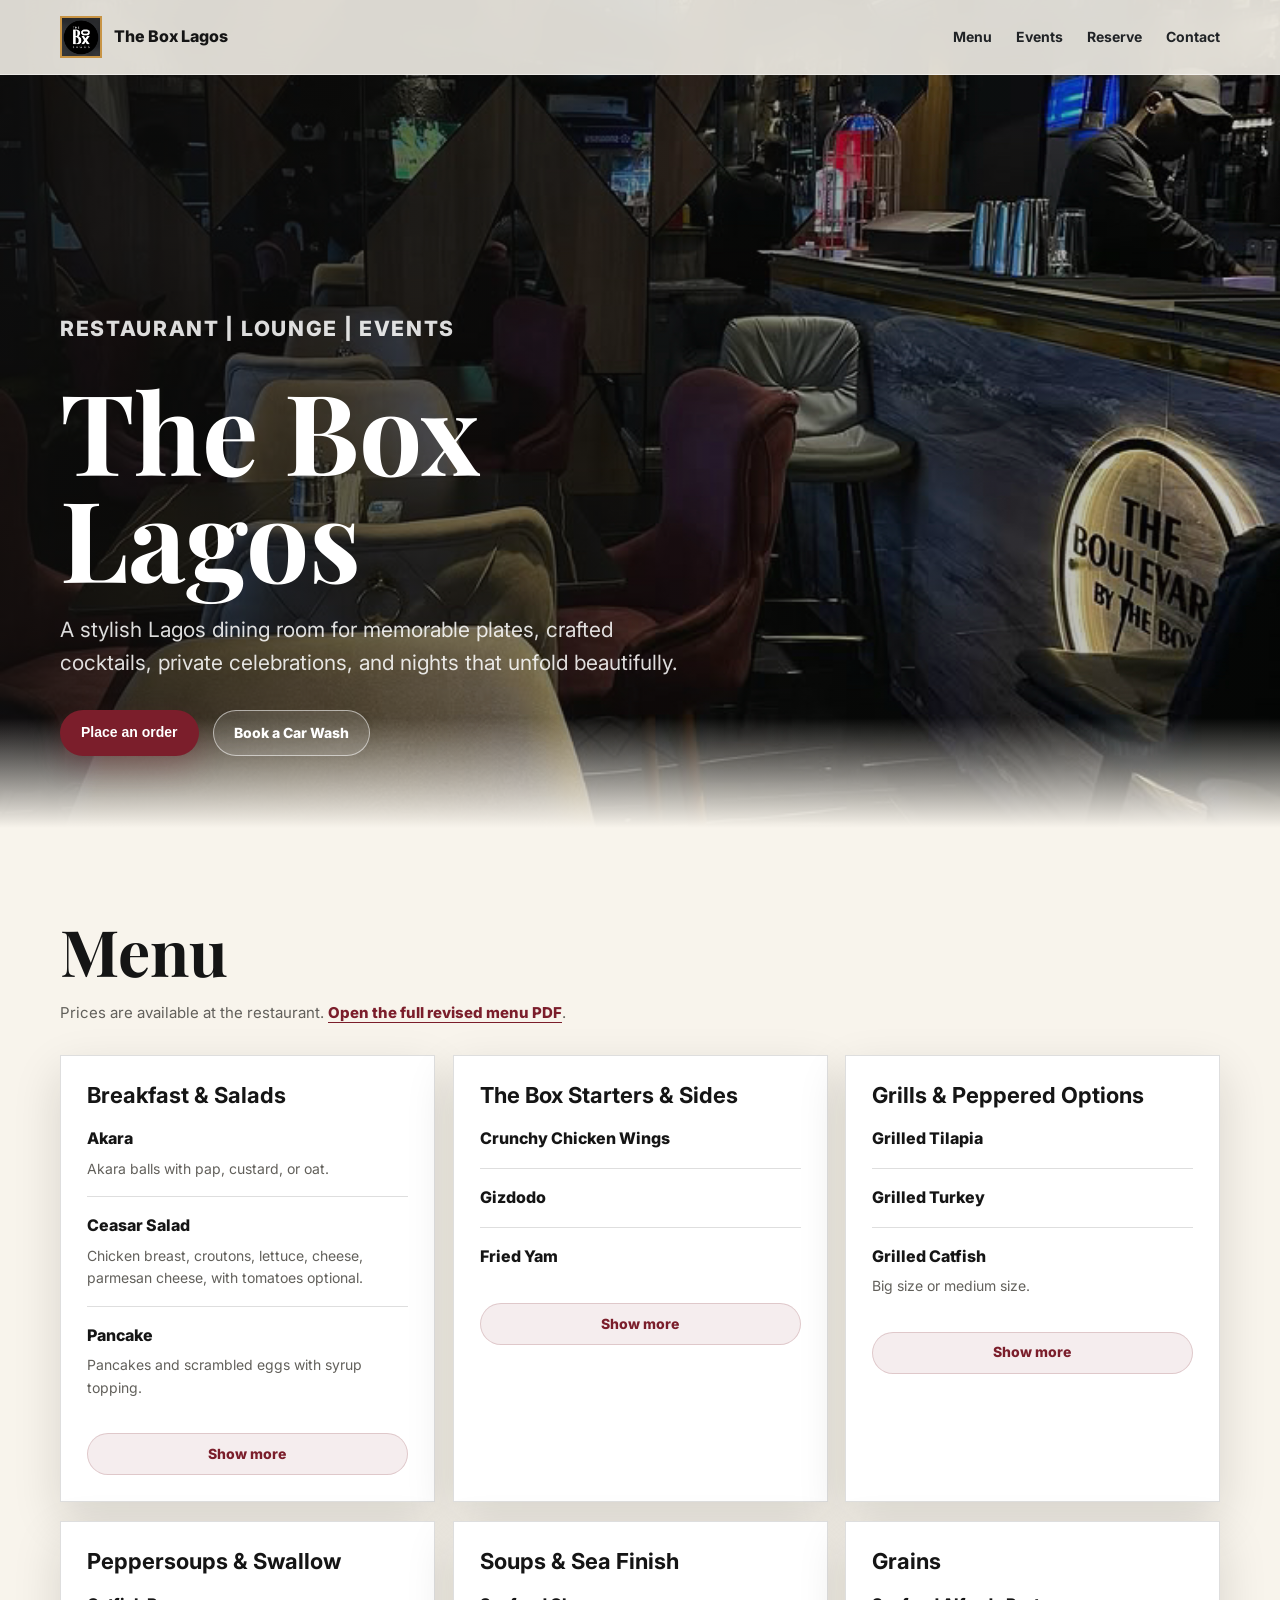
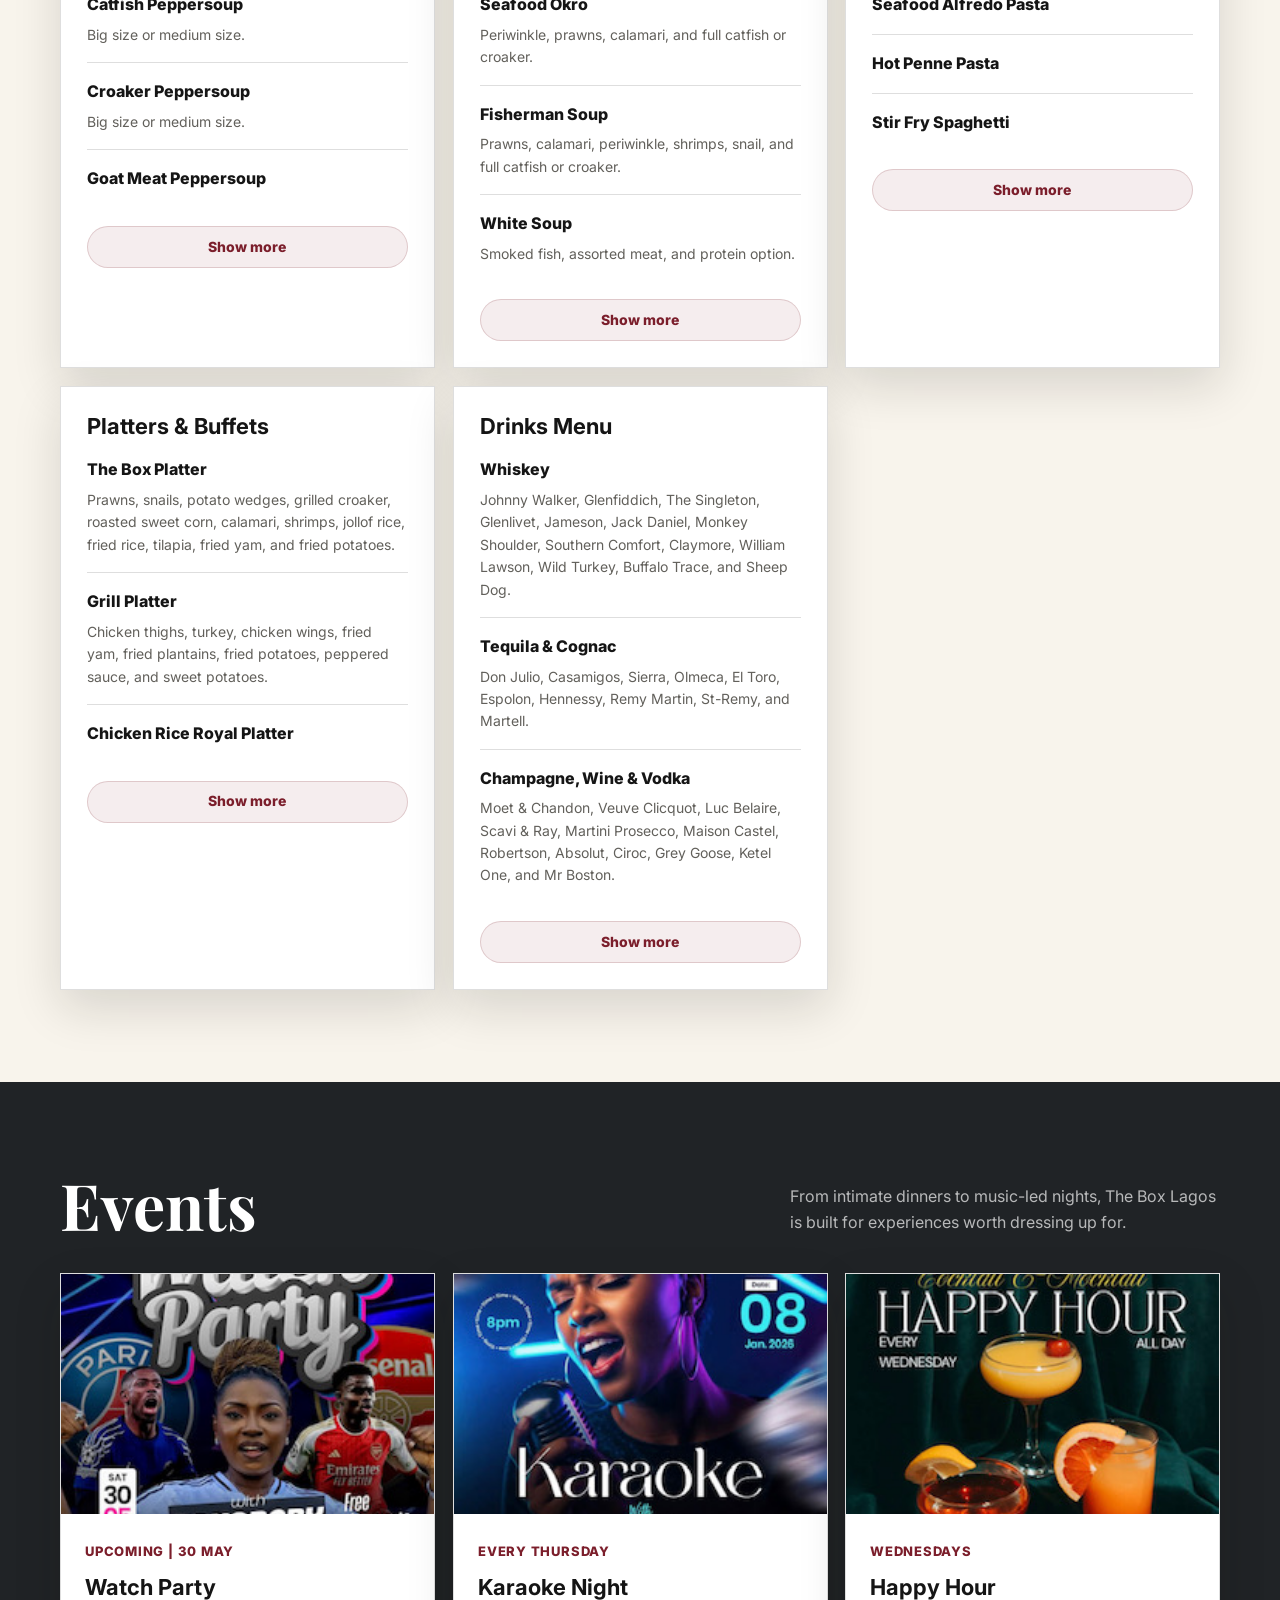
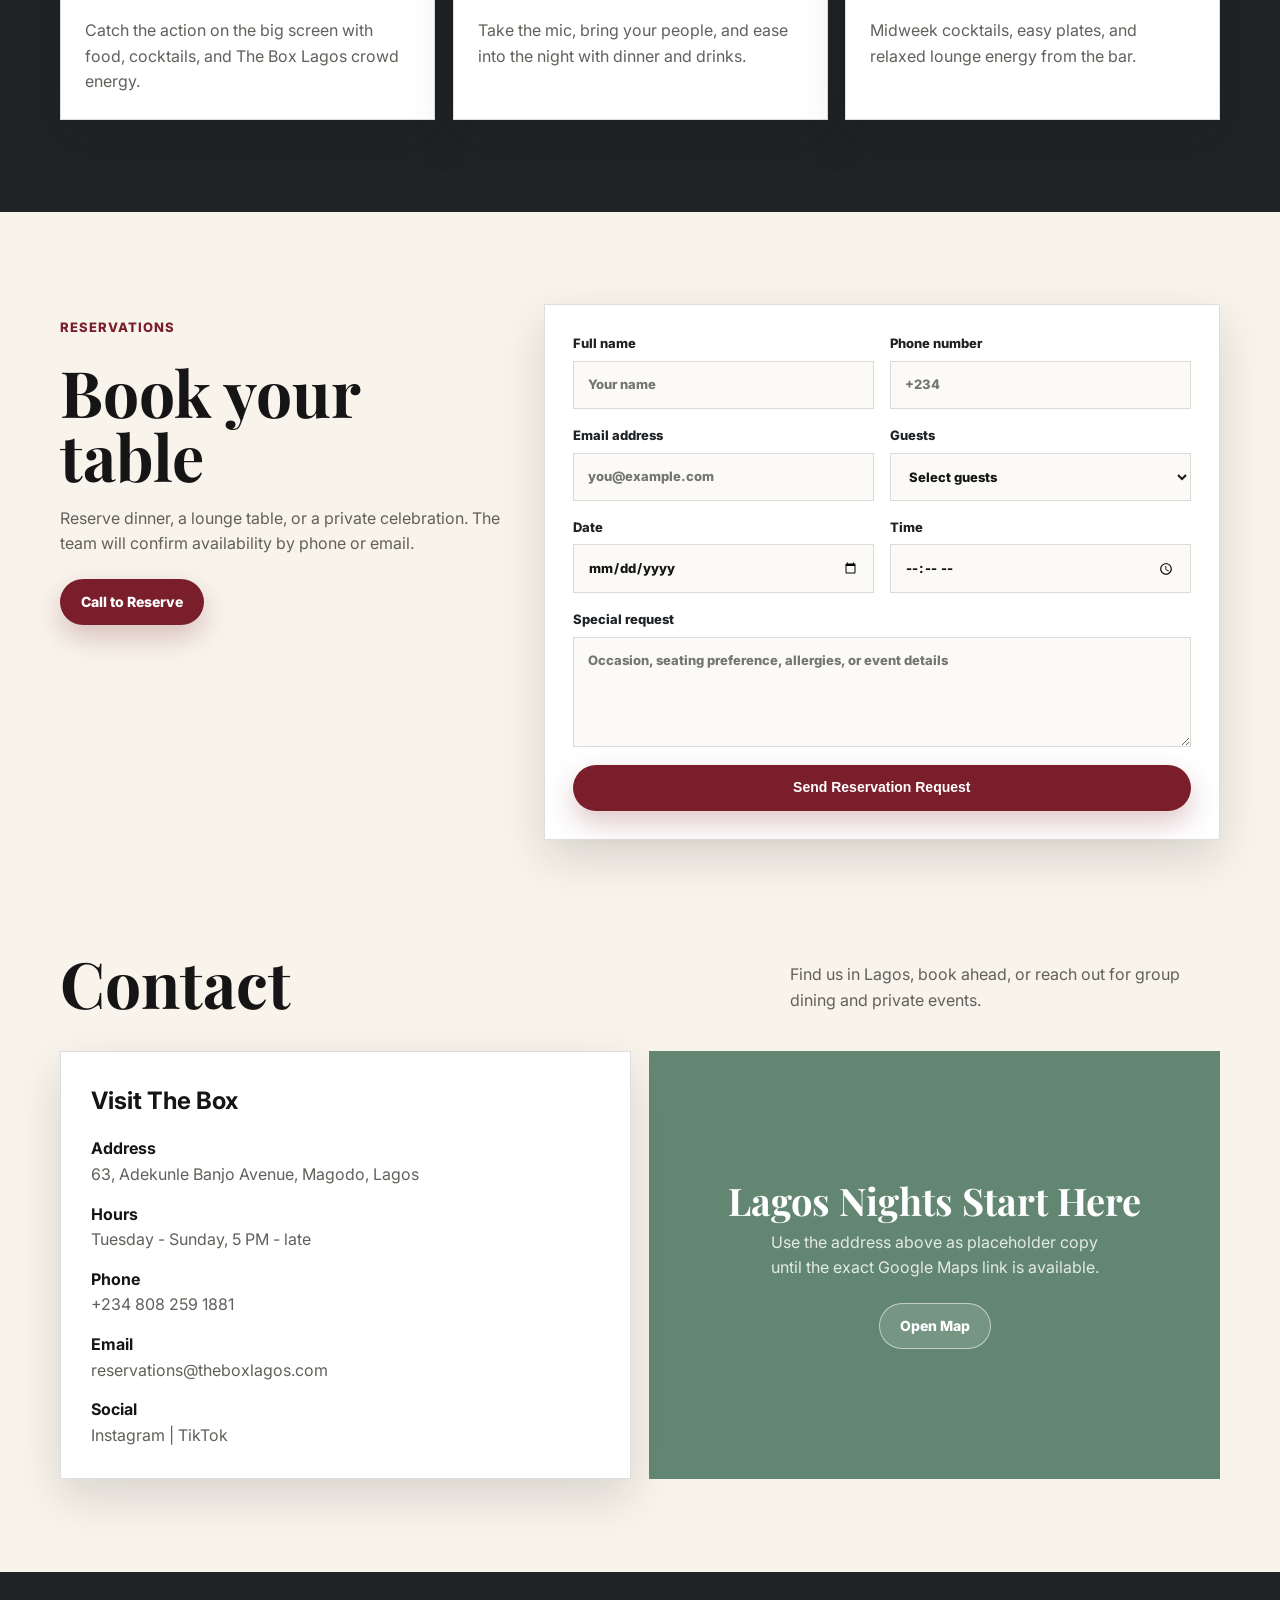
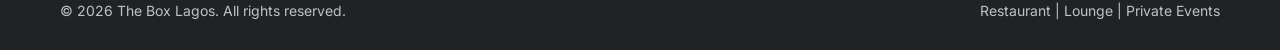
<file: index.html>
﻿<!DOCTYPE html>
<html lang="en">
<head>
  <meta charset="UTF-8" />
  <meta name="viewport" content="width=device-width, initial-scale=1.0" />
  <meta name="description" content="The Box Lagos restaurant website for dining, menus, events, table reservations, and contact information." />
  <title>The Box Lagos | Restaurant, Events & Reservations</title>
  <link rel="preconnect" href="https://images.unsplash.com" />
  <link rel="preconnect" href="https://fonts.googleapis.com" />
  <link rel="preconnect" href="https://fonts.gstatic.com" crossorigin />
  <link href="https://fonts.googleapis.com/css2?family=Inter:wght@400;500;600;700;800&family=Playfair+Display:wght@700;800&display=swap" rel="stylesheet" />
  <link rel="stylesheet" href="style.css" />
</head>
<body>
  <header class="site-header">
    <nav class="nav" aria-label="Primary navigation">
      <a href="#home" class="brand" aria-label="The Box Lagos home">
        <img class="brand-logo" src="images/logo.jpeg" alt="The Box Lagos logo" />
        <span>The Box Lagos</span>
      </a>
      <button class="nav-toggle" type="button" aria-controls="navLinks" aria-expanded="false" aria-label="Open navigation menu">
        <span></span>
        <span></span>
        <span></span>
      </button>
      <div class="nav-links" id="navLinks">
        <a href="#menu">Menu</a>
        <a href="#events">Events</a>
        <a href="#reserve">Reserve</a>
        <a href="#contact">Contact</a>
      </div>
    </nav>
  </header>

  <main>
    <section class="hero" id="home">
      <div class="hero-inner">
        <div>
          <p class="eyebrow">Restaurant | Lounge | Events</p>
          <h1>The Box Lagos</h1>
          <p>A stylish Lagos dining room for memorable plates, crafted cocktails, private celebrations, and nights that unfold beautifully.</p>
          <div class="hero-actions">
            <button class="btn btn-primary" type="button" id="orderToggle" aria-controls="orderPanel" aria-expanded="false">Place an order</button>
            <a class="btn btn-secondary" href="carwash.html">Book a Car Wash</a>
          </div>
        </div>
      </div>
    </section>

    <section id="menu" class="menu">
      <div class="container">
        <div class="section-title reveal-on-scroll">
          <h2>Menu</h2>
        </div>
        <p class="menu-note reveal-on-scroll">Prices are available at the restaurant. <a href="TheBoxLagos_Rev. Menu.pdf" target="_blank" rel="noreferrer">Open the full revised menu PDF</a>.</p>
        <form class="order-form reveal-on-scroll" id="orderPanel" hidden>
          <div class="form-grid">
            <label>
              Full name
              <input type="text" name="orderName" placeholder="Your name" required />
            </label>
            <label>
              Phone number
              <input type="tel" name="orderPhone" placeholder="+234" required />
            </label>
            <label>
              Menu category
              <select name="orderCategory" id="orderCategory">
                <option value="">Select category</option>
                <option>Breakfast &amp; Salads</option>
                <option>The Box Starters &amp; Sides</option>
                <option>Grills &amp; Peppered Options</option>
                <option>Peppersoups &amp; Swallow</option>
                <option>Soups &amp; Sea Finish</option>
                <option>Grains</option>
                <option>Platters &amp; Buffets</option>
                <option>Drinks Menu</option>
              </select>
            </label>
            <label>
              Menu item
              <select name="orderItem" id="orderItem" disabled>
                <option value="">Select a category first</option>
              </select>
            </label>
            <label>
              Quantity
              <input type="number" name="orderQuantity" min="1" value="1" />
            </label>
            <div class="order-add-field">
              <button class="btn btn-secondary order-add" type="button" id="addOrderItem">Add item</button>
            </div>
            <div class="order-items span-2" id="orderItems" aria-live="polite">
              <p>No items added yet.</p>
            </div>
            <label>
              Payment option
              <select name="paymentOption" required>
                <option value="">Select payment option</option>
                <option>Debit Card</option>
                <option>Bank Transfer</option>
              </select>
            </label>
            <label class="span-2">
              Order notes
              <textarea name="orderNotes" placeholder="Pickup time, spice level, allergies, or delivery notes"></textarea>
            </label>
          </div>
          <button class="btn btn-primary form-submit" type="submit">Submit Order</button>
        </form>
        <div class="menu-grid">
          <article class="menu-card reveal-on-scroll">
            <h3>Breakfast &amp; Salads</h3>
            <div class="menu-item"><div class="menu-item-row"><span>Akara</span></div><p>Akara balls with pap, custard, or oat.</p></div>
            <div class="menu-item"><div class="menu-item-row"><span>Ceasar Salad</span></div><p>Chicken breast, croutons, lettuce, cheese, parmesan cheese, with tomatoes optional.</p></div>
            <div class="menu-item"><div class="menu-item-row"><span>Pancake</span></div><p>Pancakes and scrambled eggs with syrup topping.</p></div>
            <div class="menu-item"><div class="menu-item-row"><span>Healthy</span></div><p>Boiled plantains, vegetables, and croaker.</p></div>
            <div class="menu-item"><div class="menu-item-row"><span>Breakfast Platter</span></div><p>Bacon, sausage, Irish potato, fried egg, waffles, baked beans, and pancakes.</p></div>
            <div class="menu-item"><div class="menu-item-row"><span>Continental</span></div><p>Toast bread, sausage, baked beans, omelette, and tea.</p></div>
            <div class="menu-item"><div class="menu-item-row"><span>Homegrown Delight</span></div><p>Fried yam and fried plantains, or boiled yam, with egg sauce or peppered sauce.</p></div>
            <div class="menu-item"><div class="menu-item-row"><span>Greek Salad</span></div><p>Tomatoes, onions, cucumber, boiled carrot, lettuce, bell pepper, and feta cheese.</p></div>
            <div class="menu-item"><div class="menu-item-row"><span>Seafood Noodles</span></div><p>Garnished with shrimps, prawns, and boiled egg.</p></div>
            <div class="menu-item"><div class="menu-item-row"><span>Waffles</span></div><p>Waffles and scrambled eggs with syrup topping.</p></div>
            <div class="menu-item"><div class="menu-item-row"><span>Chicken Wrap</span></div></div>
            <div class="menu-item"><div class="menu-item-row"><span>Chicken Sandwich</span></div></div>
          </article>

          <article class="menu-card reveal-on-scroll">
            <h3>The Box Starters &amp; Sides</h3>
            <div class="menu-item"><div class="menu-item-row"><span>Crunchy Chicken Wings</span></div></div>
            <div class="menu-item"><div class="menu-item-row"><span>Gizdodo</span></div></div>
            <div class="menu-item"><div class="menu-item-row"><span>Fried Yam</span></div></div>
            <div class="menu-item"><div class="menu-item-row"><span>Beef Kebab</span></div></div>
            <div class="menu-item"><div class="menu-item-row"><span>Chicken Kebab</span></div></div>
            <div class="menu-item"><div class="menu-item-row"><span>Crunchy Prawns</span></div></div>
            <div class="menu-item"><div class="menu-item-row"><span>Shrimp French Fries</span></div></div>
            <div class="menu-item"><div class="menu-item-row"><span>The Box Burger</span></div></div>
            <div class="menu-item"><div class="menu-item-row"><span>Spring Rolls and Samosa</span></div></div>
            <div class="menu-item"><div class="menu-item-row"><span>Sides</span></div><p>Fried yam, fried potatoes, French fries, mashed potatoes, jollof rice, white rice, and fried rice.</p></div>
          </article>

          <article class="menu-card reveal-on-scroll">
            <h3>Grills &amp; Peppered Options</h3>
            <div class="menu-item"><div class="menu-item-row"><span>Grilled Tilapia</span></div></div>
            <div class="menu-item"><div class="menu-item-row"><span>Grilled Turkey</span></div></div>
            <div class="menu-item"><div class="menu-item-row"><span>Grilled Catfish</span></div><p>Big size or medium size.</p></div>
            <div class="menu-item"><div class="menu-item-row"><span>Grilled Croaker</span></div><p>Big size or medium size.</p></div>
            <div class="menu-item"><div class="menu-item-row"><span>Grilled Chicken Thigh</span></div></div>
            <div class="menu-item"><div class="menu-item-row"><span>Peppered Turkey</span></div></div>
            <div class="menu-item"><div class="menu-item-row"><span>Peppered Snail</span></div></div>
            <div class="menu-item"><div class="menu-item-row"><span>Peppered Gizzard</span></div></div>
            <div class="menu-item"><div class="menu-item-row"><span>Peppered Chicken Thighs</span></div></div>
            <div class="menu-item"><div class="menu-item-row"><span>Peppered Goat Meat</span></div></div>
            <div class="menu-item"><div class="menu-item-row"><span>Peppered Chicken Wings</span></div></div>
            <div class="menu-item"><div class="menu-item-row"><span>Peppered Beef</span></div></div>
          </article>

          <article class="menu-card reveal-on-scroll">
            <h3>Peppersoups &amp; Swallow</h3>
            <div class="menu-item"><div class="menu-item-row"><span>Catfish Peppersoup</span></div><p>Big size or medium size.</p></div>
            <div class="menu-item"><div class="menu-item-row"><span>Croaker Peppersoup</span></div><p>Big size or medium size.</p></div>
            <div class="menu-item"><div class="menu-item-row"><span>Goat Meat Peppersoup</span></div></div>
            <div class="menu-item"><div class="menu-item-row"><span>Chicken Peppersoup</span></div></div>
            <div class="menu-item"><div class="menu-item-row"><span>Turkey Peppersoup</span></div></div>
            <div class="menu-item"><div class="menu-item-row"><span>Seafood Peppersoup</span></div><p>Prawns, calamari, shrimps, snail, crab, corn, with catfish or croaker options.</p></div>
            <div class="menu-item"><div class="menu-item-row"><span>Swallow</span></div><p>Pounded yam, plantain, oatmeal, eba, semo, and poundo.</p></div>
          </article>

          <article class="menu-card reveal-on-scroll">
            <h3>Soups &amp; Sea Finish</h3>
            <div class="menu-item"><div class="menu-item-row"><span>Seafood Okro</span></div><p>Periwinkle, prawns, calamari, and full catfish or croaker.</p></div>
            <div class="menu-item"><div class="menu-item-row"><span>Fisherman Soup</span></div><p>Prawns, calamari, periwinkle, shrimps, snail, and full catfish or croaker.</p></div>
            <div class="menu-item"><div class="menu-item-row"><span>White Soup</span></div><p>Smoked fish, assorted meat, and protein option.</p></div>
            <div class="menu-item"><div class="menu-item-row"><span>Seafood Egusi</span></div><p>Prawns, shrimps, and croaker fish.</p></div>
            <div class="menu-item"><div class="menu-item-row"><span>Afang Soup</span></div></div>
            <div class="menu-item"><div class="menu-item-row"><span>Assorted</span></div></div>
            <div class="menu-item"><div class="menu-item-row"><span>Vegetable Soup</span></div></div>
            <div class="menu-item"><div class="menu-item-row"><span>Ogbono Soup</span></div></div>
            <div class="menu-item"><div class="menu-item-row"><span>Oha Soup</span></div></div>
            <div class="menu-item"><div class="menu-item-row"><span>Seafood Boil</span></div><p>Prawns, shrimps, crab, calamari, sausage, boiled eggs, sweet corn, and Irish potatoes.</p></div>
            <div class="menu-item"><div class="menu-item-row"><span>Prawns Tempura</span></div></div>
          </article>

          <article class="menu-card reveal-on-scroll">
            <h3>Grains</h3>
            <div class="menu-item"><div class="menu-item-row"><span>Seafood Alfredo Pasta</span></div></div>
            <div class="menu-item"><div class="menu-item-row"><span>Hot Penne Pasta</span></div></div>
            <div class="menu-item"><div class="menu-item-row"><span>Stir Fry Spaghetti</span></div></div>
            <div class="menu-item"><div class="menu-item-row"><span>Chicken Wings Spaghetti</span></div></div>
            <div class="menu-item"><div class="menu-item-row"><span>Spaghetti Bolognese</span></div></div>
            <div class="menu-item"><div class="menu-item-row"><span>Special Fried Rice</span></div></div>
            <div class="menu-item"><div class="menu-item-row"><span>Pork-Meal Rice</span></div></div>
            <div class="menu-item"><div class="menu-item-row"><span>Turkey Rice</span></div></div>
            <div class="menu-item"><div class="menu-item-row"><span>Shredded Chicken Jollof</span></div></div>
            <div class="menu-item"><div class="menu-item-row"><span>Village Rice</span></div></div>
            <div class="menu-item"><div class="menu-item-row"><span>Jambalaya Rice</span></div></div>
            <div class="menu-item"><div class="menu-item-row"><span>Herb Rice and Chicken Curry Sauce</span></div></div>
          </article>

          <article class="menu-card reveal-on-scroll">
            <h3>Platters &amp; Buffets</h3>
            <div class="menu-item"><div class="menu-item-row"><span>The Box Platter</span></div><p>Prawns, snails, potato wedges, grilled croaker, roasted sweet corn, calamari, shrimps, jollof rice, fried rice, tilapia, fried yam, and fried potatoes.</p></div>
            <div class="menu-item"><div class="menu-item-row"><span>Grill Platter</span></div><p>Chicken thighs, turkey, chicken wings, fried yam, fried plantains, fried potatoes, peppered sauce, and sweet potatoes.</p></div>
            <div class="menu-item"><div class="menu-item-row"><span>Chicken Rice Royal Platter</span></div></div>
            <div class="menu-item"><div class="menu-item-row"><span>Pastries Platter</span></div><p>Meat pie, cupcakes, corn dog, puff puff, scotch egg, and brownies.</p></div>
            <div class="menu-item"><div class="menu-item-row"><span>Classic Buffet</span></div></div>
            <div class="menu-item"><div class="menu-item-row"><span>Premium Buffet</span></div></div>
            <div class="menu-item"><div class="menu-item-row"><span>Luxury Buffet</span></div></div>
          </article>

          <article class="menu-card reveal-on-scroll">
            <h3>Drinks Menu</h3>
            <div class="menu-item"><div class="menu-item-row"><span>Whiskey</span></div><p>Johnny Walker, Glenfiddich, The Singleton, Glenlivet, Jameson, Jack Daniel, Monkey Shoulder, Southern Comfort, Claymore, William Lawson, Wild Turkey, Buffalo Trace, and Sheep Dog.</p></div>
            <div class="menu-item"><div class="menu-item-row"><span>Tequila &amp; Cognac</span></div><p>Don Julio, Casamigos, Sierra, Olmeca, El Toro, Espolon, Hennessy, Remy Martin, St-Remy, and Martell.</p></div>
            <div class="menu-item"><div class="menu-item-row"><span>Champagne, Wine &amp; Vodka</span></div><p>Moet &amp; Chandon, Veuve Clicquot, Luc Belaire, Scavi &amp; Ray, Martini Prosecco, Maison Castel, Robertson, Absolut, Ciroc, Grey Goose, Ketel One, and Mr Boston.</p></div>
            <div class="menu-item"><div class="menu-item-row"><span>Cocktails &amp; Mocktails</span></div><p>The Box Special, daiquiri, whiskey sour, pina colada, kamikaze, margarita, mojito, Long Island, Moscow Mule, Espresso Martini, Chapman, lemonade, milkshakes, smoothies, and Virgin Colada.</p></div>
            <div class="menu-item"><div class="menu-item-row"><span>Beer, Gin, Shots &amp; Rum</span></div><p>Guinness, Smirnoff Ice, Origin, Trophy, Heineken, Legend, Desperados, Tiger, Star, Gulder, Goldberg, Tanqueray, Hendrick's, Bayab, Beefeater, Bacardi, and Captain Morgan.</p></div>
            <div class="menu-item"><div class="menu-item-row"><span>Soft Drinks, Coffee &amp; Tea</span></div><p>Cranberry, Chivita, Red Bull, Monster, Schweppes, Sprite, Fanta, Coke, Aquafina, Irish coffee, affogato, macchiato, frappuccino, latte, cappuccino, espresso, The Box Brew, breakfast tea, green tea, and chamomile tea.</p></div>
          </article>
        </div>
      </div>
    </section>

    <section id="events" class="events">
      <div class="container">
        <div class="section-title reveal-on-scroll">
          <h2>Events</h2>
          <p>From intimate dinners to music-led nights, The Box Lagos is built for experiences worth dressing up for.</p>
        </div>
        <div class="events-grid">
          <article class="event-card reveal-on-scroll">
            <img src="images/watch_party.jpeg" alt="Watch party at The Box Lagos" />
            <div class="event-body">
              <span class="event-meta">Upcoming | 30 May</span>
              <h3>Watch Party</h3>
              <p>Catch the action on the big screen with food, cocktails, and The Box Lagos crowd energy.</p>
            </div>
          </article>
          <article class="event-card reveal-on-scroll">
            <img src="images/karaoke_night.jpeg" alt="Karaoke night at The Box Lagos" />
            <div class="event-body">
              <span class="event-meta">Every Thursday</span>
              <h3>Karaoke Night</h3>
              <p>Take the mic, bring your people, and ease into the night with dinner and drinks.</p>
            </div>
          </article>
          <article class="event-card reveal-on-scroll">
            <img src="images/happy_hour.jpeg" alt="Happy hour drinks at The Box Lagos" />
            <div class="event-body">
              <span class="event-meta">Wednesdays</span>
              <h3>Happy Hour</h3>
              <p>Midweek cocktails, easy plates, and relaxed lounge energy from the bar.</p>
            </div>
          </article>
        </div>
      </div>
    </section>

    <section id="reserve" class="reserve">
      <div class="container reserve-layout">
        <div class="reserve-copy reveal-on-scroll">
          <p class="eyebrow" style="color: var(--wine);">Reservations</p>
          <h2>Book your table</h2>
          <p>Reserve dinner, a lounge table, or a private celebration. The team will confirm availability by phone or email.</p>
          <a class="btn btn-primary" href="tel:+2348082591881">Call to Reserve</a>
        </div>

        <form class="reservation-form reveal-on-scroll" action="#" method="post">
          <div class="form-grid">
            <label>
              Full name
              <input type="text" name="name" placeholder="Your name" required />
            </label>
            <label>
              Phone number
              <input type="tel" name="phone" placeholder="+234" required />
            </label>
            <label>
              Email address
              <input type="email" name="email" placeholder="you@example.com" />
            </label>
            <label>
              Guests
              <select name="guests" required>
                <option value="">Select guests</option>
                <option>1 guest</option>
                <option>2 guests</option>
                <option>3 guests</option>
                <option>4 guests</option>
                <option>5+ guests</option>
              </select>
            </label>
            <label>
              Date
              <input type="date" name="date" required />
            </label>
            <label>
              Time
              <input type="time" name="time" required />
            </label>
            <label class="span-2">
              Special request
              <textarea name="message" placeholder="Occasion, seating preference, allergies, or event details"></textarea>
            </label>
          </div>
          <button class="btn btn-primary form-submit" type="submit">Send Reservation Request</button>
        </form>
      </div>
    </section>

    <section id="contact" class="contact">
      <div class="container">
        <div class="section-title reveal-on-scroll">
          <h2>Contact</h2>
          <p>Find us in Lagos, book ahead, or reach out for group dining and private events.</p>
        </div>
        <div class="contact-layout">
          <div class="contact-panel reveal-on-scroll">
            <h3>Visit The Box</h3>
            <ul class="contact-list">
              <li><strong>Address</strong> 63, Adekunle Banjo Avenue, Magodo, Lagos</li>
              <li><strong>Hours</strong> Tuesday - Sunday, 5 PM - late</li>
              <li><strong>Phone</strong> <a href="tel:+2348082591881">+234 808 259 1881</a></li>
              <li><strong>Email</strong> <a href="mailto:reservations@theboxlagos.com">reservations@theboxlagos.com</a></li>
              <li><strong>Social</strong> <a href="https://instagram.com/theboxlagos" target="_blank" rel="noreferrer">Instagram</a> | <a href="https://tiktok.com/" target="_blank" rel="noreferrer">TikTok</a></li>
            </ul>
          </div>
          <div class="map-panel reveal-on-scroll">
            <div>
              <h3>Lagos Nights Start Here</h3>
              <p>Use the address above as placeholder copy until the exact Google Maps link is available.</p>
              <a class="btn btn-secondary" href="https://maps.google.com/?q=63%20Adekunle%20Banjo%20Avenue%20Magodo%20Lagos" target="_blank" rel="noreferrer">Open Map</a>
            </div>
          </div>
        </div>
      </div>
    </section>
  </main>

  <footer class="site-footer">
    <div class="footer-inner">
      <span>&copy; 2026 The Box Lagos. All rights reserved.</span>
      <span>Restaurant | Lounge | Private Events</span>
    </div>
  </footer>
  <button class="back-to-top" type="button" aria-label="Back to top">↑</button>
  <script src="script.js"></script>
</body>
</html>
</file>
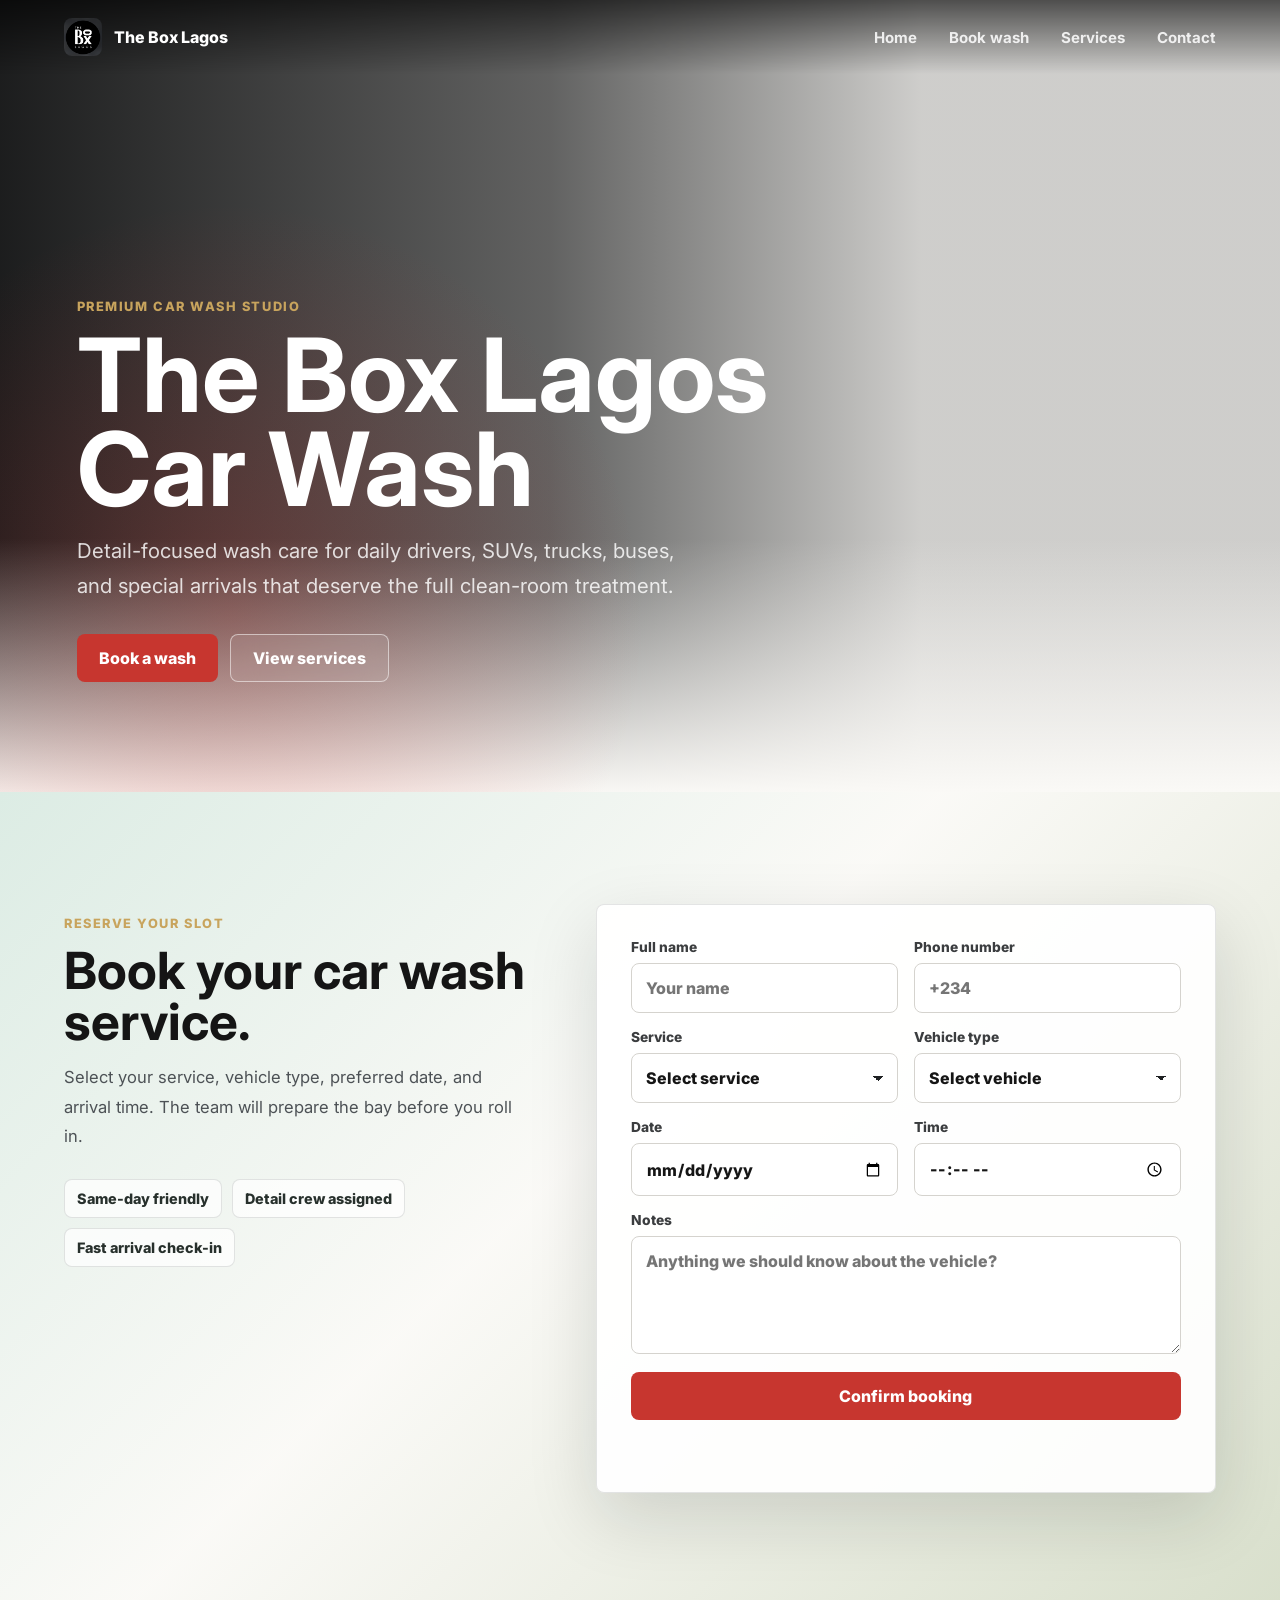
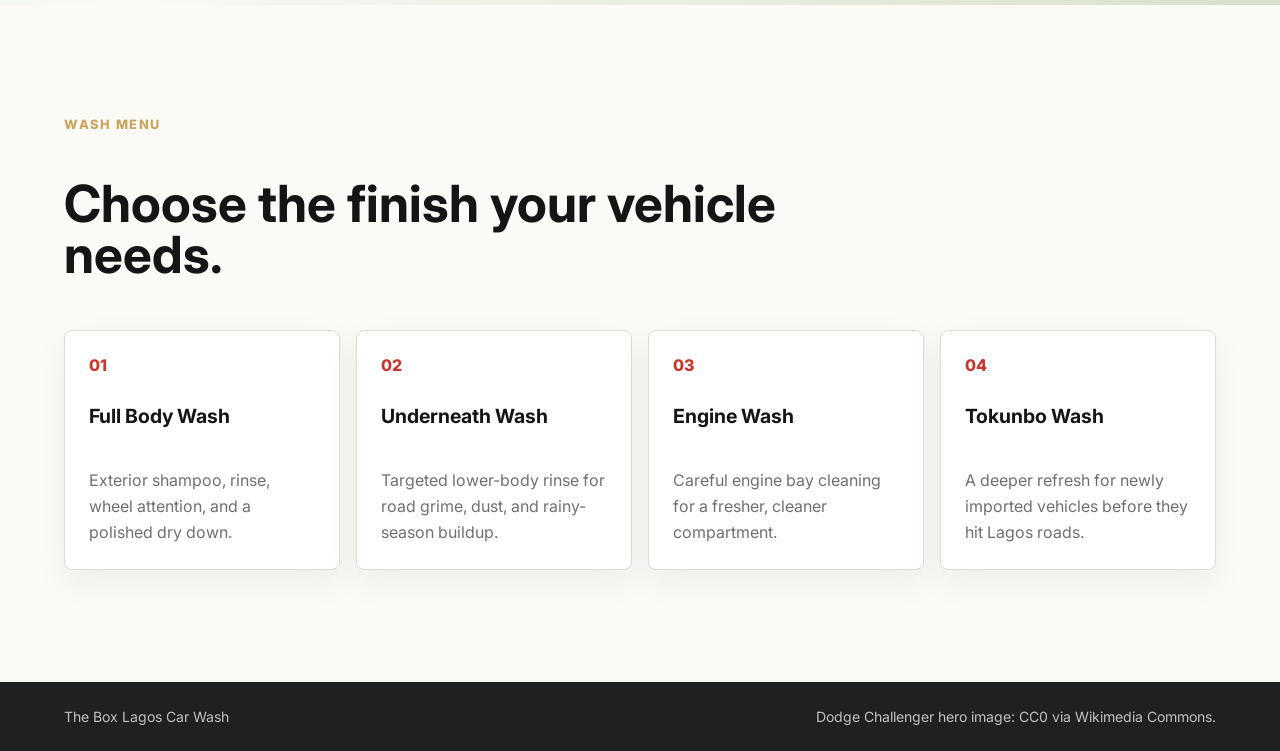
<file: carwash.html>
<!DOCTYPE html>
<html lang="en">
<head>
  <meta charset="UTF-8">
  <meta name="viewport" content="width=device-width, initial-scale=1.0">
  <title>The Box Lagos | Car Wash</title>
  <link rel="preconnect" href="https://fonts.googleapis.com">
  <link rel="preconnect" href="https://fonts.gstatic.com" crossorigin>
  <link href="https://fonts.googleapis.com/css2?family=Inter:wght@400;500;600;700;800&display=swap" rel="stylesheet">
  <link rel="stylesheet" href="wash.css">
</head>
<body>
  <header class="site-header" aria-label="Primary">
    <a class="brand" href="index.html" aria-label="Back to The Box Lagos home">
      <img class="brand-logo" src="images/logo.jpeg" alt="The Box Lagos logo">
      <span>The Box Lagos</span>
    </a>
    <nav class="nav-links" aria-label="Car wash page navigation">
      <a href="index.html">Home</a>
      <a href="#booking">Book wash</a>
      <a href="#services">Services</a>
      <a href="#contact">Contact</a>
    </nav>
  </header>

  <main id="top">
    <section class="hero" aria-label="The Box Lagos car wash">
      <div class="hero-overlay"></div>
      <div class="hero-content">
        <p class="eyebrow">Premium Car Wash Studio</p>
        <h1>The Box Lagos Car Wash</h1>
        <p class="hero-copy">
          Detail-focused wash care for daily drivers, SUVs, trucks, buses, and special arrivals that deserve the full clean-room treatment.
        </p>
        <div class="hero-actions">
          <a class="button primary" href="#booking">Book a wash</a>
          <a class="button secondary" href="#services">View services</a>
        </div>
      </div>
    </section>

    <section class="booking-section" id="booking" aria-label="Book a car wash">
      <div class="booking-layout">
        <div class="booking-copy">
          <p class="eyebrow">Reserve your slot</p>
          <h2>Book your car wash service.</h2>
          <p>
            Select your service, vehicle type, preferred date, and arrival time. The team will prepare the bay before you roll in.
          </p>
          <div class="booking-points" aria-label="Booking benefits">
            <span>Same-day friendly</span>
            <span>Detail crew assigned</span>
            <span>Fast arrival check-in</span>
          </div>
        </div>

        <form class="booking-form" id="bookingForm">
          <div class="form-row two-column">
            <label>
              Full name
              <input type="text" name="fullName" placeholder="Your name" required>
            </label>
            <label>
              Phone number
              <input type="tel" name="phone" placeholder="+234" required>
            </label>
          </div>

          <div class="form-row two-column">
            <label>
              Service
              <select name="service" required>
                <option value="">Select service</option>
                <option>Full Body Wash</option>
                <option>Underneath Wash</option>
                <option>Engine Wash</option>
                <option>Tokunbo Wash</option>
              </select>
            </label>
            <label>
              Vehicle type
              <select name="vehicleType" required>
                <option value="">Select vehicle</option>
                <option>Car</option>
                <option>SUV</option>
                <option>Truck</option>
                <option>Bus</option>
              </select>
            </label>
          </div>

          <div class="form-row two-column">
            <label>
              Date
              <input type="date" name="date" required>
            </label>
            <label>
              Time
              <input type="time" name="time" required>
            </label>
          </div>

          <label>
            Notes
            <textarea name="notes" rows="4" placeholder="Anything we should know about the vehicle?"></textarea>
          </label>

          <button class="button primary form-button" type="submit">Confirm booking</button>
          <p class="form-status" id="formStatus" role="status" aria-live="polite"></p>
        </form>
      </div>
    </section>

    <section class="services-band" id="services" aria-label="Car wash services">
      <div class="section-inner">
        <div class="section-heading">
          <p class="eyebrow">Wash menu</p>
          <h2>Choose the finish your vehicle needs.</h2>
        </div>
        <div class="service-grid">
          <article class="service-card">
            <span>01</span>
            <h3>Full Body Wash</h3>
            <p>Exterior shampoo, rinse, wheel attention, and a polished dry down.</p>
          </article>
          <article class="service-card">
            <span>02</span>
            <h3>Underneath Wash</h3>
            <p>Targeted lower-body rinse for road grime, dust, and rainy-season buildup.</p>
          </article>
          <article class="service-card">
            <span>03</span>
            <h3>Engine Wash</h3>
            <p>Careful engine bay cleaning for a fresher, cleaner compartment.</p>
          </article>
          <article class="service-card">
            <span>04</span>
            <h3>Tokunbo Wash</h3>
            <p>A deeper refresh for newly imported vehicles before they hit Lagos roads.</p>
          </article>
        </div>
      </div>
    </section>
  </main>

  <footer class="site-footer" id="contact">
    <p>The Box Lagos Car Wash</p>
    <p>Dodge Challenger hero image: CC0 via Wikimedia Commons.</p>
  </footer>

  <script src="wash.js"></script>
</body>
</html>
</file>
<file: style.css>
﻿:root {
      --ink: #151515;
      --muted: #62605b;
      --paper: #f8f4ec;
      --panel: #ffffff;
      --wine: #7b1e2b;
      --gold: #c89445;
      --leaf: #2f6048;
      --charcoal: #202326;
      --line: rgba(21, 21, 21, 0.14);
      --shadow: 0 18px 45px rgba(24, 20, 16, 0.14);
    }

    * {
      box-sizing: border-box;
    }

    html {
      scroll-behavior: smooth;
    }

    body {
      margin: 0;
      color: var(--ink);
      background: var(--paper);
      font-family: "Inter", Arial, sans-serif;
      line-height: 1.6;
    }

    img {
      max-width: 100%;
      display: block;
    }

    a {
      color: inherit;
      text-decoration: none;
    }

    .site-header {
      position: fixed;
      top: 0;
      left: 0;
      right: 0;
      z-index: 20;
      background: rgba(248, 244, 236, 0.88);
      border-bottom: 1px solid rgba(255, 255, 255, 0.45);
      backdrop-filter: blur(16px);
    }

    .nav {
      width: min(1160px, calc(100% - 32px));
      height: 74px;
      margin: 0 auto;
      display: flex;
      align-items: center;
      justify-content: space-between;
      gap: 24px;
    }

    .brand {
      display: inline-flex;
      align-items: center;
      gap: 12px;
      font-weight: 800;
      letter-spacing: 0;
    }

.brand-logo {
  width: 42px;
  height: 42px;
  object-fit: cover;
  background: #fff;
  border: 2px solid var(--gold);
}

    .nav-links {
      display: flex;
      align-items: center;
      gap: 24px;
      color: var(--charcoal);
      font-size: 14px;
      font-weight: 700;
    }

    .nav-links a:hover {
      color: var(--wine);
    }

    .nav-toggle {
      display: none;
      width: 44px;
      height: 44px;
      align-items: center;
      justify-content: center;
      flex-direction: column;
      gap: 5px;
      border: 1px solid rgba(123, 30, 43, 0.18);
      border-radius: 50%;
      background: rgba(255, 255, 255, 0.72);
      cursor: pointer;
    }

    .nav-toggle span {
      width: 18px;
      height: 2px;
      border-radius: 999px;
      background: var(--charcoal);
      transition: transform 180ms ease, opacity 180ms ease;
    }

    .nav-toggle[aria-expanded="true"] span:nth-child(1) {
      transform: translateY(7px) rotate(45deg);
    }

    .nav-toggle[aria-expanded="true"] span:nth-child(2) {
      opacity: 0;
    }

    .nav-toggle[aria-expanded="true"] span:nth-child(3) {
      transform: translateY(-7px) rotate(-45deg);
    }

    .btn {
      display: inline-flex;
      align-items: center;
      justify-content: center;
      min-height: 46px;
      padding: 0 20px;
      border: 1px solid transparent;
      border-radius: 999px;
      font-size: 14px;
      font-weight: 800;
      line-height: 1.1;
      text-align: center;
      cursor: pointer;
      transition: transform 180ms ease, background 180ms ease, color 180ms ease, border-color 180ms ease;
    }

    .btn:hover {
      transform: translateY(-2px);
    }

    .btn-primary {
      color: #fff;
      background: var(--wine);
      box-shadow: 0 12px 28px rgba(123, 30, 43, 0.25);
    }

    .btn-secondary {
      color: #fff;
      border-color: rgba(255, 255, 255, 0.55);
      background: rgba(255, 255, 255, 0.12);
    }

    .hero {
      min-height: 92vh;
      padding: 138px 0 72px;
      display: flex;
      align-items: flex-end;
      position: relative;
      color: #fff;
      background:
        linear-gradient(90deg, rgba(13, 12, 11, 0.86), rgba(13, 12, 11, 0.46), rgba(13, 12, 11, 0.18)),
        url("images/hero1-1.png") center/cover;
    }

    .hero::after {
      content: "";
      position: absolute;
      left: 0;
      right: 0;
      bottom: 0;
      height: 110px;
      background: linear-gradient(transparent, var(--paper));
      pointer-events: none;
    }

    .hero-inner {
      position: relative;
      z-index: 2;
      width: min(1160px, calc(100% - 32px));
      margin: 0 auto;
      display: grid;
      grid-template-columns: minmax(0, 700px) minmax(260px, 360px);
      align-items: end;
      gap: 48px;
    }

    .eyebrow {
      display: inline-flex;
      align-items: center;
      gap: 10px;
      margin: 0 0 14px;
      color: #f6ddad;
      font-size: 13px;
      font-weight: 800;
      text-transform: uppercase;
      letter-spacing: 0.08em;
    }

    .hero h1,
    .section-title h2 {
      margin: 0;
      font-family: "Playfair Display", Georgia, serif;
      line-height: 0.96;
      letter-spacing: 0;
    }

    .hero h1 {
      max-width: 760px;
      font-size: clamp(56px, 9vw, 112px);
    }

    .hero p {
      max-width: 620px;
      margin: 22px 0 30px;
      color: rgba(255, 255, 255, 0.86);
      font-size: clamp(17px, 2vw, 21px);
    }

    .hero-actions {
      display: flex;
      flex-wrap: wrap;
      gap: 14px;
    }

    .hero-note {
      padding: 24px;
      background: rgba(255, 255, 255, 0.14);
      border: 1px solid rgba(255, 255, 255, 0.24);
      backdrop-filter: blur(18px);
    }

    .hero-note strong {
      display: block;
      margin-bottom: 8px;
      color: #f6ddad;
      font-size: 14px;
      text-transform: uppercase;
      letter-spacing: 0.08em;
    }

    .hero-note span {
      display: block;
      color: rgba(255, 255, 255, 0.86);
      font-size: 15px;
    }

    section {
      padding: 92px 0;
    }

    .container {
      width: min(1160px, calc(100% - 32px));
      margin: 0 auto;
    }

    .section-title {
      display: flex;
      align-items: end;
      justify-content: space-between;
      gap: 28px;
      margin-bottom: 38px;
    }

    .section-title h2 {
      font-size: clamp(38px, 5vw, 64px);
    }

    .section-title p {
      max-width: 430px;
      margin: 0;
      color: var(--muted);
    }

    .menu-grid {
      display: grid;
      grid-template-columns: repeat(3, minmax(0, 1fr));
      gap: 18px;
    }

    .order-form {
      margin: 0 0 28px;
      padding: 28px;
      background: var(--panel);
      border: 1px solid var(--line);
      box-shadow: var(--shadow);
    }

    .order-form[hidden] {
      display: none;
    }

    .order-add-field {
      display: flex;
      align-items: end;
    }

    .order-add {
      width: 100%;
      color: var(--wine);
      border-color: rgba(123, 30, 43, 0.24);
      background: rgba(123, 30, 43, 0.08);
    }

    .order-items {
      min-height: 74px;
      padding: 16px;
      border: 1px dashed rgba(123, 30, 43, 0.28);
      background: rgba(123, 30, 43, 0.05);
    }

    .order-items p,
    .order-items ul {
      margin: 0;
    }

    .order-items p {
      color: var(--muted);
      font-size: 14px;
      font-weight: 700;
    }

    .order-items ul {
      display: grid;
      gap: 10px;
      padding: 0;
      list-style: none;
    }

    .order-items li {
      display: grid;
      grid-template-columns: minmax(0, 1fr) auto;
      gap: 4px 14px;
      align-items: center;
      padding: 12px 0;
      border-bottom: 1px solid var(--line);
    }

    .order-items li:last-child {
      border-bottom: 0;
    }

    .order-items span {
      font-weight: 800;
    }

    .order-items small {
      grid-column: 1;
      color: var(--muted);
      font-size: 13px;
    }

    .order-items button {
      grid-column: 2;
      grid-row: 1 / span 2;
      border: 0;
      color: var(--wine);
      background: transparent;
      font: inherit;
      font-size: 13px;
      font-weight: 800;
      cursor: pointer;
    }

    .menu-card,
    .event-card,
    .contact-panel,
    .reservation-form {
      background: var(--panel);
      border: 1px solid var(--line);
      box-shadow: var(--shadow);
    }

    .menu-card {
      padding: 26px;
      min-height: 300px;
    }

    .menu-card h3,
    .event-card h3 {
      margin: 0 0 18px;
      font-size: 22px;
      line-height: 1.2;
    }

    .menu-item {
      padding: 16px 0;
      border-top: 1px solid var(--line);
    }

    .menu-item:first-of-type {
      border-top: 0;
      padding-top: 0;
    }

    .menu-item-row {
      display: flex;
      justify-content: space-between;
      gap: 16px;
      font-weight: 800;
    }

.menu-item p {
  margin: 6px 0 0;
  color: var(--muted);
  font-size: 14px;
}

.menu-card .menu-item.is-extra {
  display: none;
}

.menu-card.is-expanded .menu-item.is-extra {
  display: block;
}

.menu-toggle {
  width: 100%;
  min-height: 42px;
  margin-top: 18px;
  color: var(--wine);
  background: rgba(123, 30, 43, 0.08);
  border: 1px solid rgba(123, 30, 43, 0.18);
  border-radius: 999px;
  font: inherit;
  font-size: 14px;
  font-weight: 800;
  cursor: pointer;
}

.menu-toggle:hover {
  background: rgba(123, 30, 43, 0.13);
}

    .events {
      background: #202326;
      color: #fff;
    }

    .events .section-title p {
      color: rgba(255, 255, 255, 0.68);
    }

    .events-grid {
      display: grid;
      grid-template-columns: repeat(3, minmax(0, 1fr));
      gap: 18px;
    }

    .event-card {
      overflow: hidden;
      color: var(--ink);
      background: #fff;
    }

    .event-card img {
      width: 100%;
      height: 240px;
      object-fit: cover;
      aspect-ratio: 4 / 3;
    }

    .event-body {
      padding: 24px;
    }

    .event-meta {
      display: inline-flex;
      margin-bottom: 12px;
      color: var(--wine);
      font-size: 13px;
      font-weight: 800;
      text-transform: uppercase;
      letter-spacing: 0.06em;
    }

    .event-body p {
      margin: 0;
      color: var(--muted);
    }

    .reserve-layout {
      display: grid;
      grid-template-columns: minmax(0, 0.8fr) minmax(300px, 1.2fr);
      gap: 34px;
      align-items: start;
    }

    .reserve-copy {
      padding-top: 10px;
    }

    .reserve-copy h2 {
      margin: 0 0 18px;
      font-family: "Playfair Display", Georgia, serif;
      font-size: clamp(38px, 5vw, 64px);
      line-height: 1;
    }

    .reserve-copy p {
      margin: 0 0 22px;
      color: var(--muted);
    }

    .reservation-form {
      padding: 28px;
    }

    .form-grid {
      display: grid;
      grid-template-columns: repeat(2, minmax(0, 1fr));
      gap: 16px;
    }

    label {
      display: grid;
      gap: 7px;
      color: var(--charcoal);
      font-size: 13px;
      font-weight: 800;
    }

    input,
    select,
    textarea {
      width: 100%;
      min-height: 48px;
      padding: 12px 14px;
      color: var(--ink);
      background: #fbfaf7;
      border: 1px solid var(--line);
      border-radius: 0;
      font: inherit;
    }

    textarea {
      min-height: 110px;
      resize: vertical;
    }

    .span-2 {
      grid-column: span 2;
    }

    .form-submit {
      width: 100%;
      margin-top: 18px;
      border: 0;
    }

    .contact {
      padding-top: 20px;
    }

    .contact-layout {
      display: grid;
      grid-template-columns: 1fr 1fr;
      gap: 18px;
    }

    .contact-panel {
      padding: 30px;
    }

    .contact-panel h3 {
      margin: 0 0 16px;
      font-size: 24px;
    }

    .contact-list {
      display: grid;
      gap: 14px;
      margin: 0;
      padding: 0;
      list-style: none;
      color: var(--muted);
    }

    .contact-list strong {
      display: block;
      color: var(--ink);
    }

    .map-panel {
      min-height: 360px;
      background:
        linear-gradient(rgba(47, 96, 72, 0.74), rgba(47, 96, 72, 0.74)),
        url("https://images.unsplash.com/photo-1524661135-423995f22d0b?auto=format&fit=crop&w=1200&q=80") center/cover;
      color: #fff;
      display: grid;
      place-items: center;
      padding: 30px;
      text-align: center;
    }

    .map-panel h3 {
      margin: 0 0 10px;
      font-family: "Playfair Display", Georgia, serif;
      font-size: 38px;
      line-height: 1;
    }

    .map-panel p {
      max-width: 360px;
      margin: 0 auto 22px;
      color: rgba(255, 255, 255, 0.82);
    }

.site-footer {
  padding: 28px 0;
  color: rgba(255, 255, 255, 0.72);
  background: var(--charcoal);
  font-size: 14px;
    }

.footer-inner {
  width: min(1160px, calc(100% - 32px));
  margin: 0 auto;
  display: flex;
  justify-content: space-between;
  gap: 16px;
  flex-wrap: wrap;
}

.back-to-top {
  position: fixed;
  right: 22px;
  bottom: 22px;
  z-index: 25;
  width: 48px;
  height: 48px;
  display: grid;
  place-items: center;
  color: #fff;
  background: var(--wine);
  border: 1px solid rgba(255, 255, 255, 0.28);
  border-radius: 50%;
  box-shadow: 0 14px 34px rgba(24, 20, 16, 0.28);
  cursor: pointer;
  font-size: 24px;
  font-weight: 800;
  line-height: 1;
  opacity: 0;
  pointer-events: none;
  transform: translateY(12px);
  transition: opacity 180ms ease, transform 180ms ease, background 180ms ease;
}

.back-to-top.is-visible {
  opacity: 1;
  pointer-events: auto;
  transform: translateY(0);
}

.back-to-top:hover {
  background: var(--leaf);
}

    @media (max-width: 900px) {
      .nav {
        height: auto;
        padding: 14px 0;
        align-items: center;
        flex-wrap: wrap;
        gap: 12px 18px;
      }

      .nav-toggle {
        display: inline-flex;
      }

      .nav-links {
        width: 100%;
        order: 3;
        display: none;
        flex-direction: column;
        gap: 10px;
        padding: 8px 0 4px;
      }

      .nav-links.is-open {
        display: flex;
      }

      .nav-links a {
        min-height: 38px;
        display: inline-flex;
        align-items: center;
        justify-content: flex-start;
        padding: 8px 10px;
        border: 1px solid rgba(123, 30, 43, 0.16);
        border-radius: 14px;
        background: rgba(255, 255, 255, 0.62);
      }

      .hero {
        min-height: auto;
        padding: 92px 0 64px;
        align-items: flex-start;
      }

      .hero-inner,
      .reserve-layout,
      .contact-layout {
        grid-template-columns: 1fr;
      }

      .menu-grid,
      .events-grid {
        grid-template-columns: 1fr;
      }

      .section-title {
        align-items: flex-start;
        flex-direction: column;
      }
    }

    @media (max-width: 620px) {
      .hero {
        min-height: 760px;
        padding-top: 92px;
        padding-bottom: 52px;
      }

      .hero-inner{
        padding-top: 20px;
      }

      section {
        padding: 68px 0;
      }

      .form-grid {
        grid-template-columns: 1fr;
      }

      .span-2 {
        grid-column: span 1;
      }

      .hero-actions .btn,
      .form-submit {
        width: 100%;
      }

      .hero-actions {
        width: 100%;
        max-width: 360px;
        padding-top: 30px;
      }

      .brand span:last-child {
        max-width: 130px;
        line-height: 1.1;
      }
    }


.reveal-on-scroll {
  opacity: 0;
  transform: translateY(34px);
  transition: opacity 700ms ease, transform 700ms ease;
  will-change: opacity, transform;
}

.reveal-on-scroll.is-visible {
  opacity: 1;
  transform: translateY(0);
}

.nav-links a.is-active {
  color: var(--wine);
}

.form-message {
  margin: 16px 0 0;
  padding: 14px 16px;
  color: var(--leaf);
  background: rgba(47, 96, 72, 0.1);
  border: 1px solid rgba(47, 96, 72, 0.24);
  font-size: 14px;
  font-weight: 700;
}

@media (prefers-reduced-motion: reduce) {
  html {
    scroll-behavior: auto;
  }

  .reveal-on-scroll {
    opacity: 1;
    transform: none;
    transition: none;
  }

  .btn {
    transition: none;
  }

  .btn:hover {
    transform: none;
  }

  .back-to-top {
    transition: none;
  }
}


.menu-note {
  margin: -18px 0 30px;
  color: var(--muted);
  font-size: 15px;
}

.menu-note a {
  color: var(--wine);
  font-weight: 800;
  text-decoration: underline;
  text-underline-offset: 4px;
}
</file>
<file: wash.css>
:root {
  --ink: #151515;
  --muted: #6e6f73;
  --paper: #fbfaf7;
  --panel: #ffffff;
  --line: #dedbd3;
  --charcoal: #1e2022;
  --signal: #c7362f;
  --signal-dark: #96221e;
  --gold: #c8a45d;
  --mint: #dcece4;
  --shadow: 0 24px 70px rgba(16, 18, 20, 0.14);
}

* {
  box-sizing: border-box;
}

html {
  scroll-behavior: smooth;
}

body {
  margin: 0;
  color: var(--ink);
  background: var(--paper);
  font-family: "Inter", Arial, sans-serif;
}

a {
  color: inherit;
  text-decoration: none;
}

.site-header {
  position: absolute;
  z-index: 10;
  top: 0;
  left: 0;
  right: 0;
  display: flex;
  align-items: center;
  justify-content: space-between;
  gap: 24px;
  padding: 18px clamp(20px, 5vw, 72px);
  color: #fff;
  background: linear-gradient(180deg, rgba(0, 0, 0, 0.62), rgba(0, 0, 0, 0));
}

.brand,
.nav-links {
  display: flex;
  align-items: center;
}

.brand {
  gap: 12px;
  font-weight: 800;
}

.brand-logo {
  width: 38px;
  height: 38px;
  object-fit: cover;
  border-radius: 8px;
}

.nav-links {
  gap: clamp(14px, 3vw, 32px);
  font-size: 0.94rem;
  font-weight: 700;
}

.nav-links a {
  opacity: 0.86;
}

.nav-links a:hover {
  opacity: 1;
}

.hero {
  position: relative;
  min-height: 88vh;
  display: grid;
  align-items: end;
  padding: 120px clamp(20px, 6vw, 88px) clamp(56px, 10vw, 110px);
  color: #fff;
  overflow: hidden;
  background:
    linear-gradient(90deg, rgba(4, 5, 6, 0.9) 0%, rgba(4, 5, 6, 0.62) 43%, rgba(4, 5, 6, 0.18) 72%),
    url("https://commons.wikimedia.org/wiki/Special:Redirect/file/2015-2023_Dodge_Challenger_%28Front%29.jpg?width=2400") center right / cover no-repeat;
}

.hero-overlay {
  position: absolute;
  inset: 0;
  background:
    radial-gradient(circle at 18% 78%, rgba(199, 54, 47, 0.28), transparent 34%),
    linear-gradient(180deg, transparent 68%, rgba(251, 250, 247, 0.98) 100%);
  pointer-events: none;
}

.hero-content {
  position: relative;
  z-index: 1;
  max-width: 760px;
}

.eyebrow {
  margin: 0 0 14px;
  color: var(--gold);
  font-size: 0.8rem;
  font-weight: 800;
  letter-spacing: 0.12em;
  text-transform: uppercase;
}

h1,
h2,
h3,
p {
  margin-top: 0;
}

h1 {
  max-width: 720px;
  margin-bottom: 18px;
  font-size: clamp(3rem, 8vw, 7.8rem);
  line-height: 0.92;
}

h2 {
  margin-bottom: 16px;
  font-size: clamp(2rem, 4vw, 4.2rem);
  line-height: 1;
}

h3 {
  margin-bottom: 12px;
  font-size: 1.22rem;
}

.hero-copy {
  max-width: 610px;
  color: rgba(255, 255, 255, 0.82);
  font-size: clamp(1rem, 2vw, 1.28rem);
  line-height: 1.7;
}

.hero-actions {
  display: flex;
  flex-wrap: wrap;
  gap: 12px;
  margin-top: 30px;
}

.button {
  display: inline-flex;
  min-height: 48px;
  align-items: center;
  justify-content: center;
  border: 0;
  border-radius: 8px;
  padding: 0 22px;
  font: inherit;
  font-weight: 800;
  cursor: pointer;
  transition: transform 180ms ease, background 180ms ease, color 180ms ease, border-color 180ms ease;
}

.button:hover {
  transform: translateY(-2px);
}

.button.primary {
  color: #fff;
  background: var(--signal);
}

.button.primary:hover {
  background: var(--signal-dark);
}

.button.secondary {
  color: #fff;
  border: 1px solid rgba(255, 255, 255, 0.52);
  background: rgba(255, 255, 255, 0.08);
  backdrop-filter: blur(12px);
}

.services-band,
.booking-section {
  padding: clamp(64px, 9vw, 112px) clamp(20px, 5vw, 72px);
}

.section-inner,
.booking-layout {
  width: min(1180px, 100%);
  margin: 0 auto;
}

.section-heading {
  display: grid;
  grid-template-columns: minmax(0, 0.9fr) minmax(0, 1.1fr);
  gap: 32px;
  align-items: end;
  margin-bottom: 34px;
}

.section-heading h2 {
  grid-column: 1 / -1;
  max-width: 820px;
}

.service-grid {
  display: grid;
  grid-template-columns: repeat(4, minmax(0, 1fr));
  gap: 16px;
}

.service-card {
  min-height: 240px;
  display: flex;
  flex-direction: column;
  justify-content: space-between;
  padding: 24px;
  border: 1px solid var(--line);
  border-radius: 8px;
  background: var(--panel);
  box-shadow: 0 12px 34px rgba(31, 32, 33, 0.06);
}

.service-card span {
  width: max-content;
  color: var(--signal);
  font-weight: 800;
}

.service-card p {
  margin-bottom: 0;
  color: var(--muted);
  line-height: 1.6;
}

.booking-section {
  background:
    linear-gradient(135deg, rgba(220, 236, 228, 0.92), rgba(251, 250, 247, 0.98) 45%, rgba(200, 164, 93, 0.18)),
    var(--mint);
}

.booking-layout {
  display: grid;
  grid-template-columns: minmax(0, 0.86fr) minmax(320px, 1.14fr);
  gap: clamp(28px, 5vw, 72px);
  align-items: start;
}

.booking-copy {
  position: sticky;
  top: 100px;
  padding-top: 12px;
}

.booking-copy p:not(.eyebrow) {
  max-width: 540px;
  color: #4d5256;
  font-size: 1.04rem;
  line-height: 1.75;
}

.booking-points {
  display: flex;
  flex-wrap: wrap;
  gap: 10px;
  margin-top: 28px;
}

.booking-points span {
  padding: 10px 12px;
  border: 1px solid rgba(30, 32, 34, 0.12);
  border-radius: 8px;
  color: #27302c;
  background: rgba(255, 255, 255, 0.72);
  font-size: 0.9rem;
  font-weight: 800;
}

.booking-form {
  padding: clamp(20px, 4vw, 34px);
  border: 1px solid rgba(30, 32, 34, 0.12);
  border-radius: 8px;
  background: rgba(255, 255, 255, 0.92);
  box-shadow: var(--shadow);
}

.form-row {
  display: grid;
  gap: 16px;
  margin-bottom: 16px;
}

.two-column {
  grid-template-columns: repeat(2, minmax(0, 1fr));
}

label {
  display: grid;
  gap: 8px;
  color: #3b3d3f;
  font-size: 0.86rem;
  font-weight: 800;
}

input,
select,
textarea {
  width: 100%;
  border: 1px solid #d5d3ce;
  border-radius: 8px;
  padding: 14px;
  color: var(--ink);
  background: #fff;
  font: inherit;
  font-size: 1rem;
  outline: none;
  transition: border-color 160ms ease, box-shadow 160ms ease;
}

select {
  appearance: none;
  background-image:
    linear-gradient(45deg, transparent 50%, var(--charcoal) 50%),
    linear-gradient(135deg, var(--charcoal) 50%, transparent 50%);
  background-position:
    calc(100% - 19px) 52%,
    calc(100% - 14px) 52%;
  background-size: 5px 5px, 5px 5px;
  background-repeat: no-repeat;
}

textarea {
  resize: vertical;
  min-height: 118px;
}

input:focus,
select:focus,
textarea:focus {
  border-color: var(--signal);
  box-shadow: 0 0 0 4px rgba(199, 54, 47, 0.12);
}

.form-button {
  width: 100%;
  margin-top: 18px;
}

.form-status {
  min-height: 24px;
  margin: 14px 0 0;
  color: var(--signal-dark);
  font-weight: 800;
  line-height: 1.4;
}

.site-footer {
  display: flex;
  justify-content: space-between;
  gap: 18px;
  padding: 26px clamp(20px, 5vw, 72px);
  color: rgba(255, 255, 255, 0.72);
  background: var(--charcoal);
  font-size: 0.88rem;
}

.site-footer p {
  margin: 0;
}

@media (max-width: 920px) {
  .nav-links {
    display: none;
  }

  .hero {
    min-height: 82vh;
    background-position: 62% center;
  }

  .service-grid,
  .booking-layout {
    grid-template-columns: 1fr;
  }

  .service-grid {
    grid-template-columns: repeat(2, minmax(0, 1fr));
  }

  .booking-copy {
    position: static;
  }
}

@media (max-width: 640px) {
  .site-header {
    padding-top: 14px;
  }

  .hero {
    min-height: 86vh;
    padding-top: 96px;
    background:
      linear-gradient(180deg, rgba(4, 5, 6, 0.54), rgba(4, 5, 6, 0.86) 48%, rgba(4, 5, 6, 0.92) 72%),
      url("https://commons.wikimedia.org/wiki/Special:Redirect/file/2015-2023_Dodge_Challenger_%28Front%29.jpg?width=1600") center top / cover no-repeat;
  }

  .hero-content {
    max-width: 100%;
  }

  .hero-actions,
  .site-footer {
    flex-direction: column;
  }

  .button {
    width: 100%;
  }

  .service-grid,
  .two-column {
    grid-template-columns: 1fr;
  }

  .service-card {
    min-height: 190px;
  }
}
</file>
